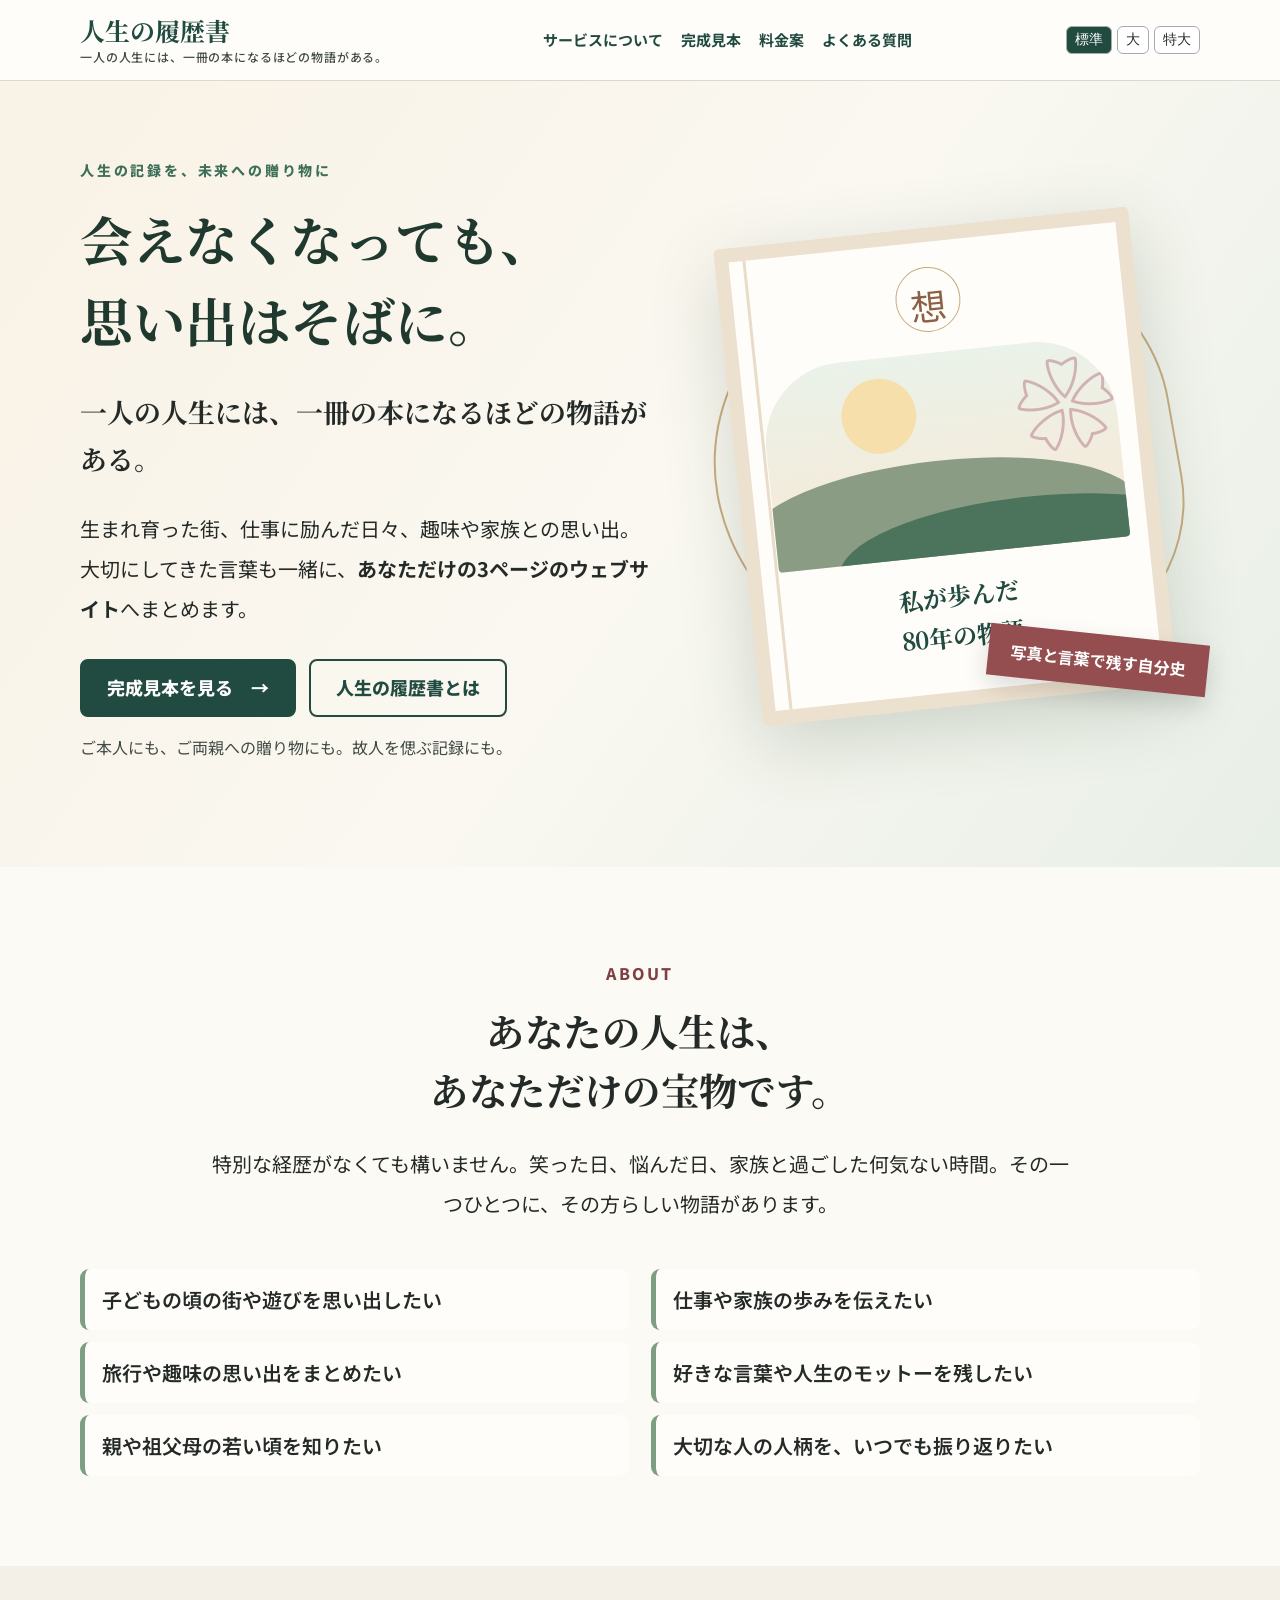
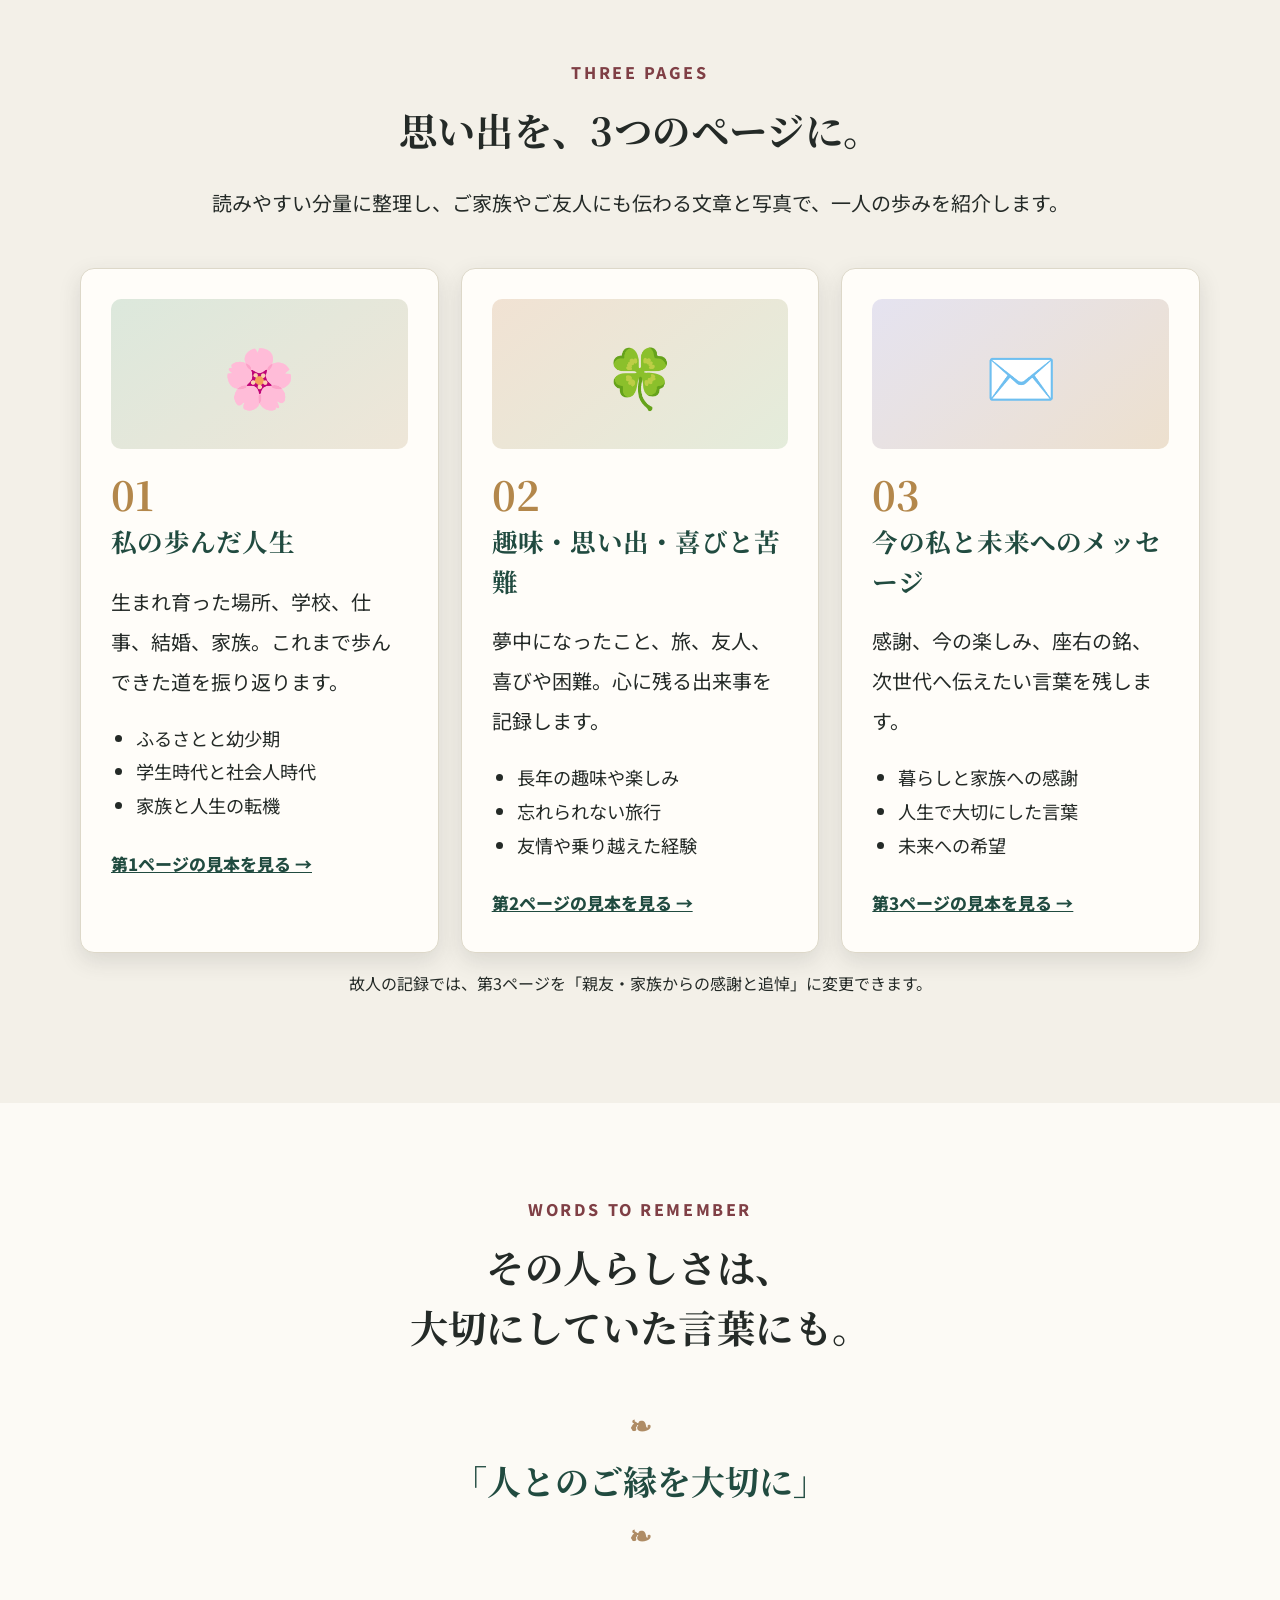
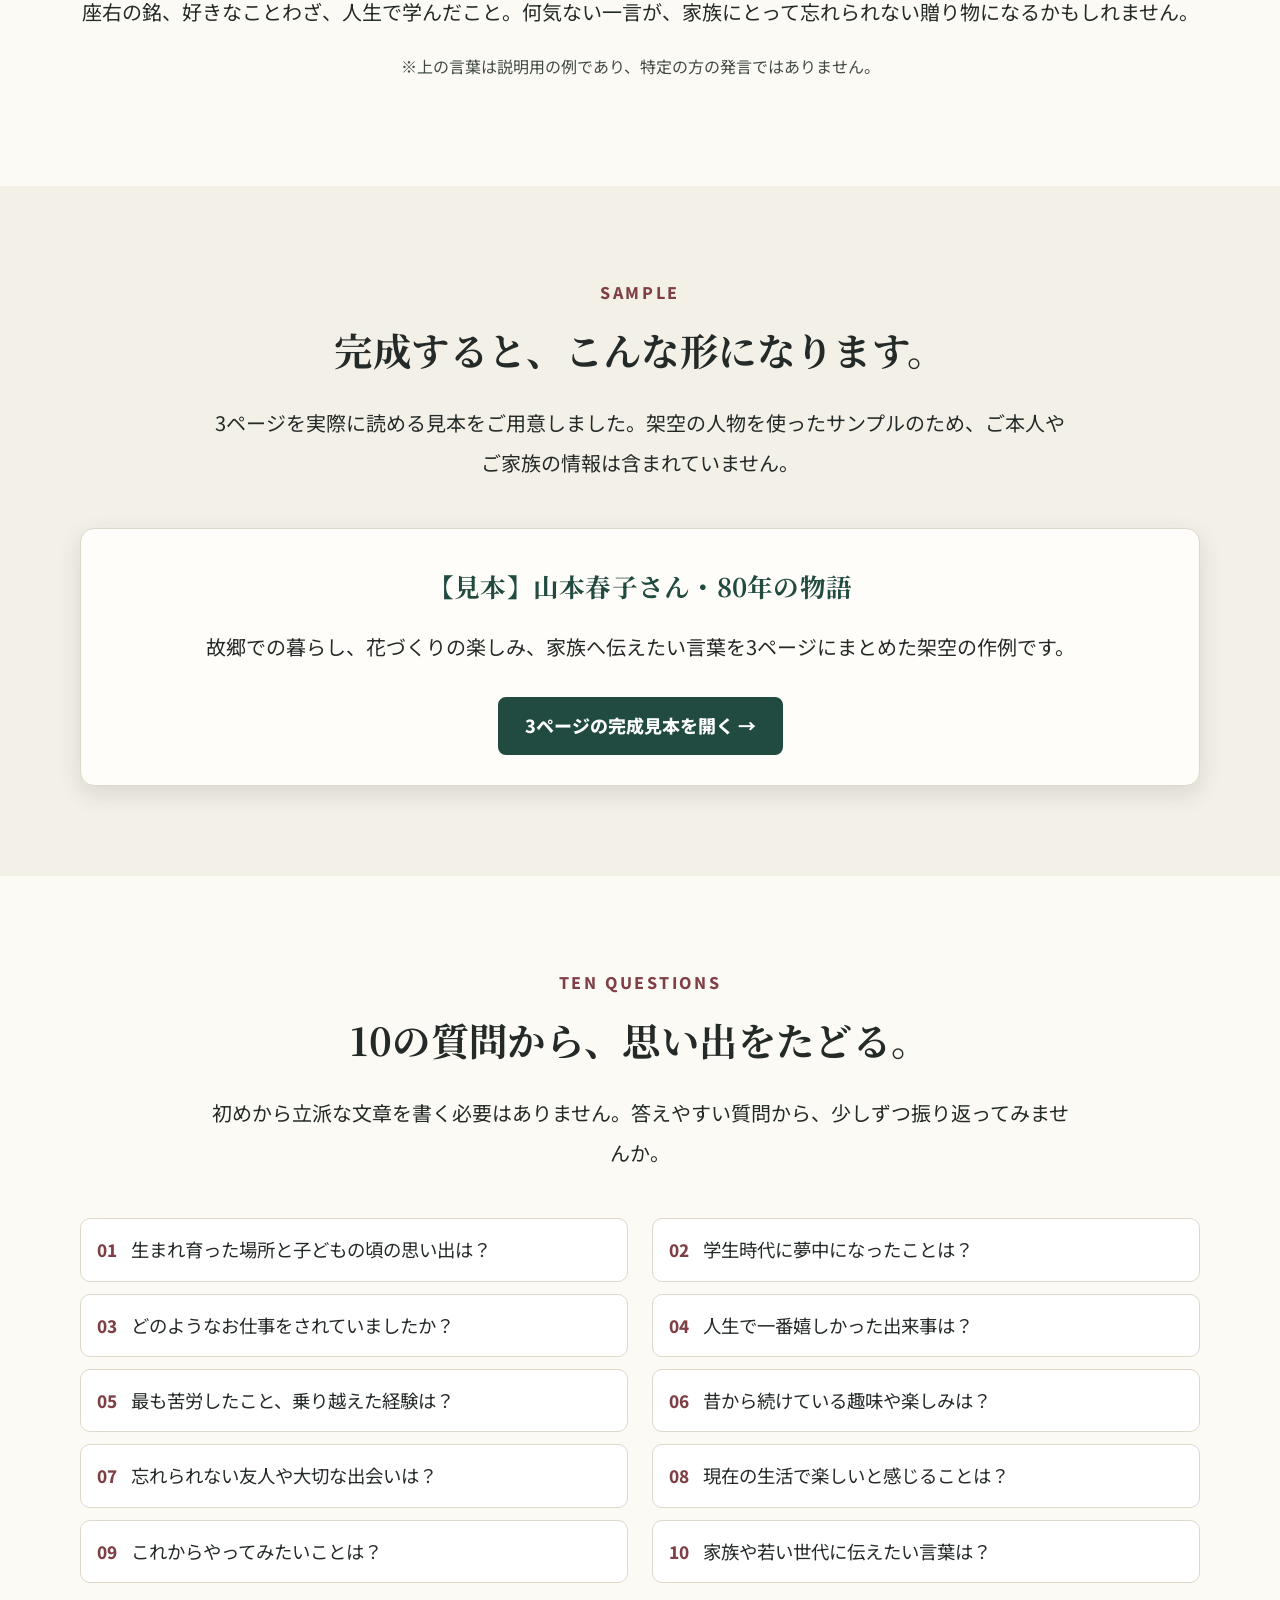
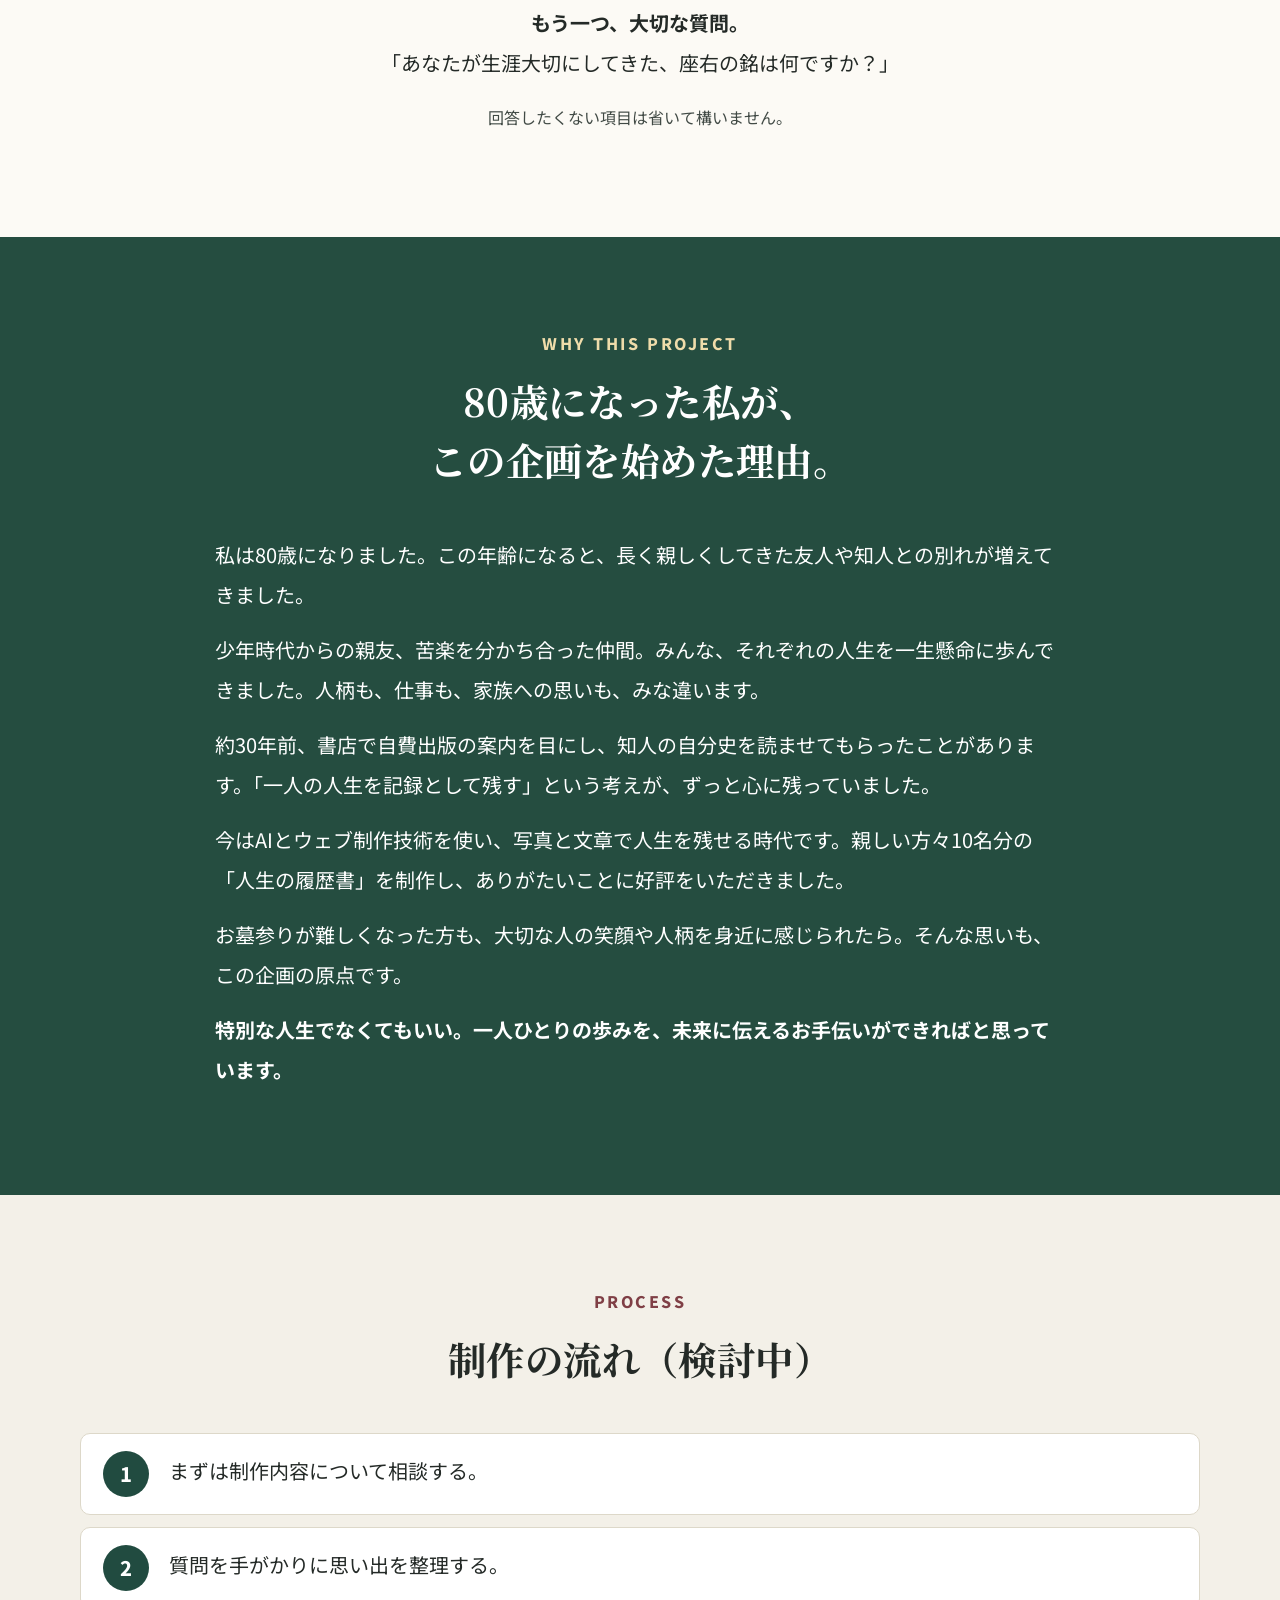
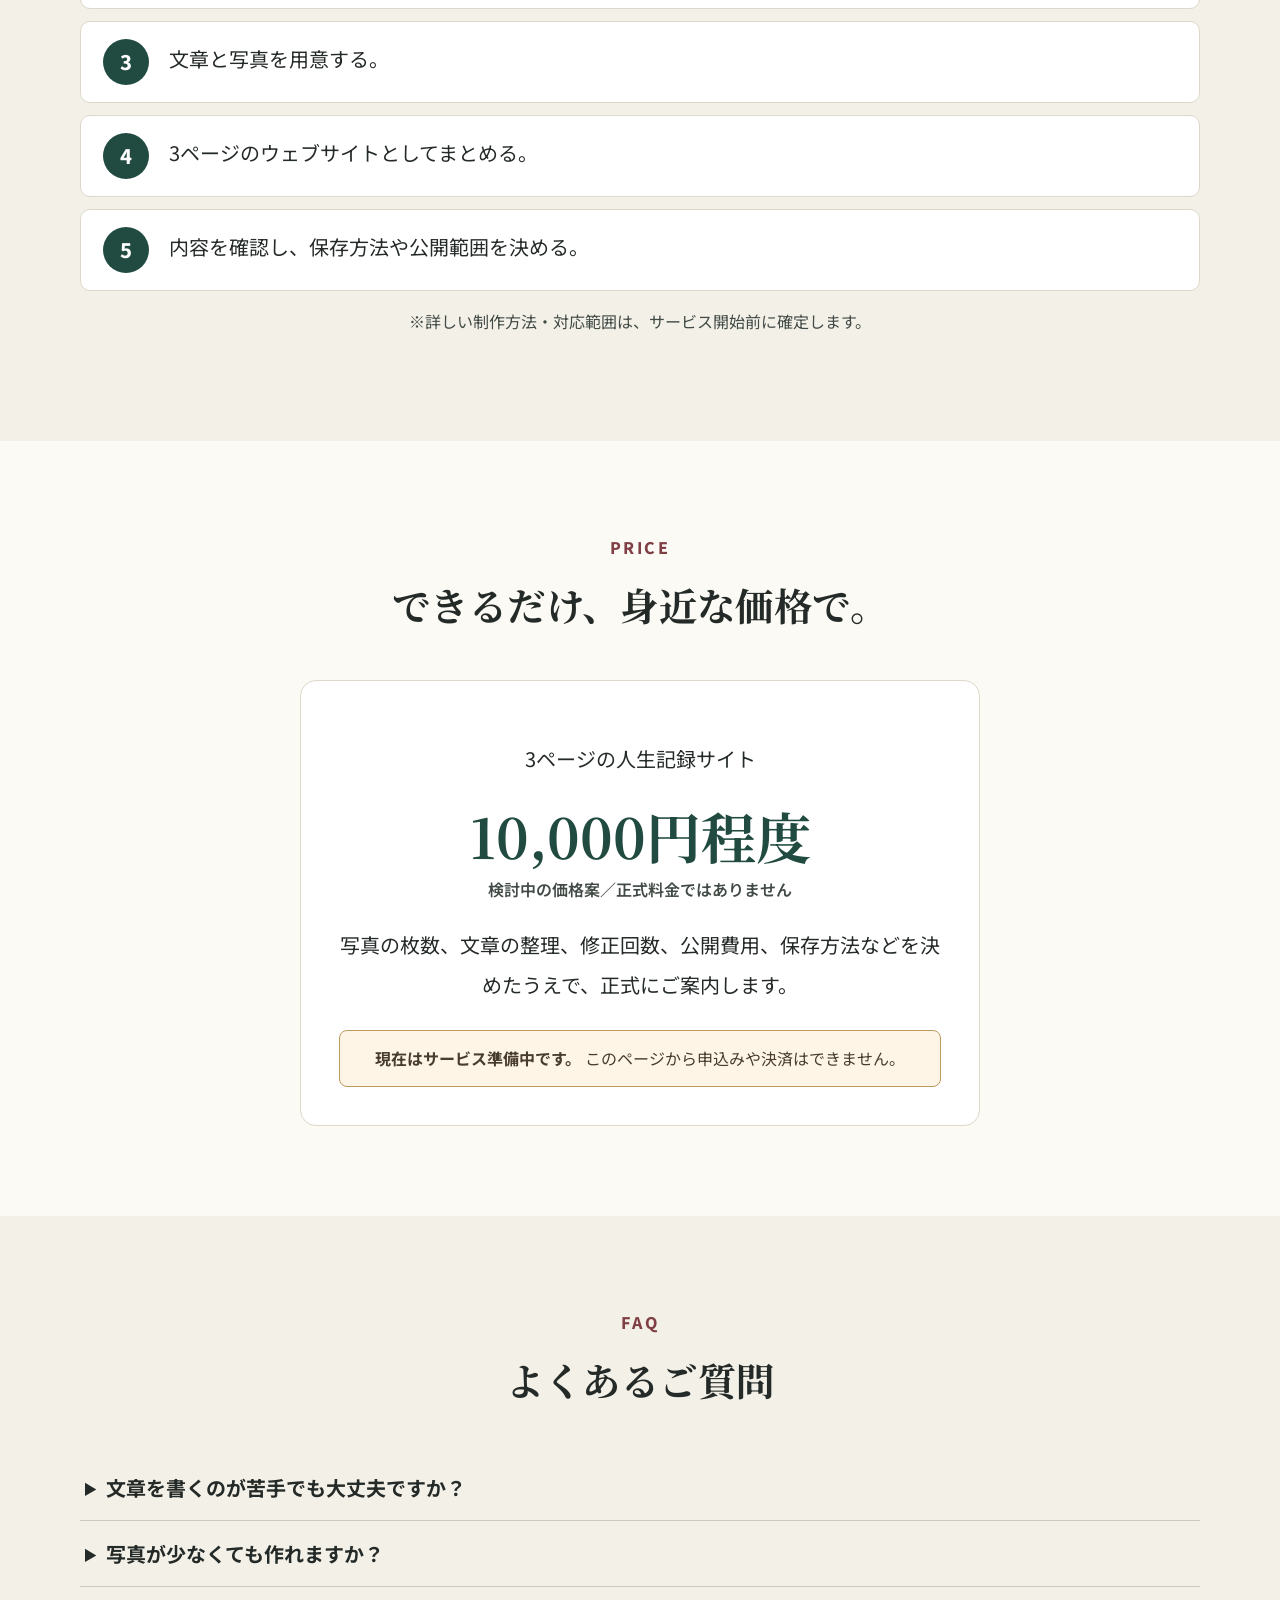
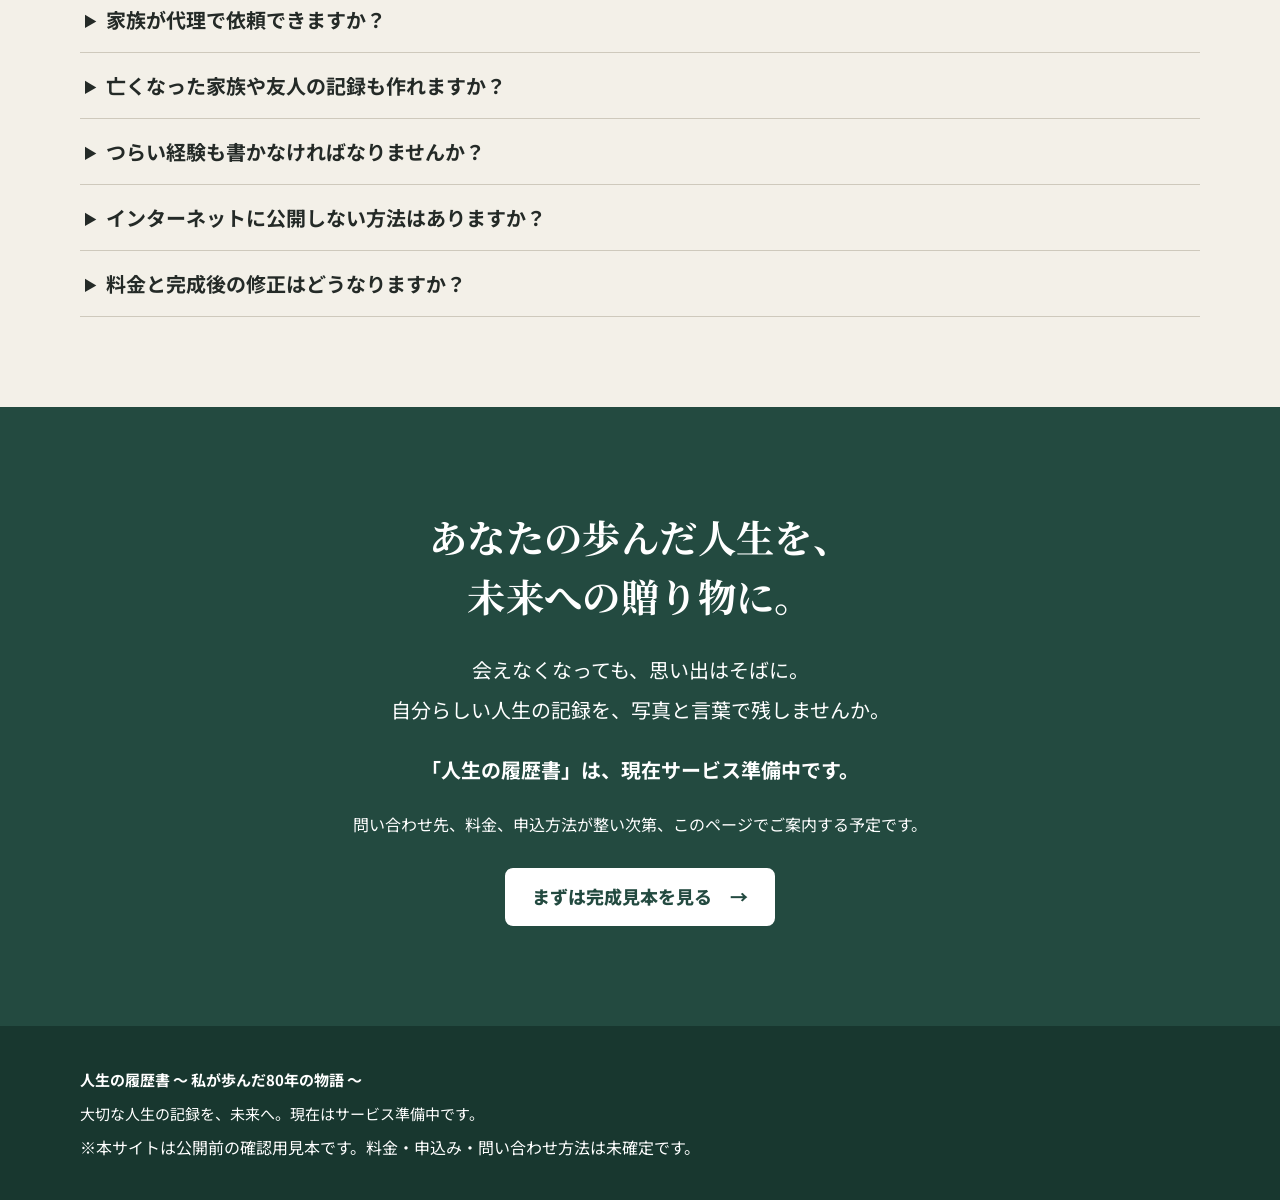
<file: index.html>
<!doctype html><html lang="ja"><head><meta charset="utf-8"><meta name="viewport" content="width=device-width,initial-scale=1"><meta name="robots" content="noindex,nofollow"><meta name="theme-color" content="#254d40"><title>人生の履歴書｜写真と言葉で残す3ページの自分史</title><meta name="description" content="人生の履歴書。生まれ育った場所、趣味、家族との思い出、座右の銘を3ページのウェブサイトに。現在サービス準備中です。"><link rel="stylesheet" href="assets/style.css"></head><body><a class="skip" href="#main">本文へ移動</a><header class="site-header"><div class="wrap header-flex"><a class="brand" href="index.html">人生の履歴書<small>一人の人生には、一冊の本になるほどの物語がある。</small></a><nav class="nav" aria-label="主な案内"><a href="index.html#about">サービスについて</a><a href="index.html#samples">完成見本</a><a href="index.html#price">料金案</a><a href="index.html#faq">よくある質問</a></nav><div class="size-controls" aria-label="文字サイズ"><button type="button" data-size="normal" aria-pressed="true">標準</button><button type="button" data-size="large">大</button><button type="button" data-size="xlarge">特大</button></div></div></header><main id="main"><section class="hero"><div class="wrap hero-grid"><div><div class="eyebrow">人生の記録を、未来への贈り物に</div><h1>会えなくなっても、<br>思い出はそばに。</h1><p class="lead">一人の人生には、一冊の本になるほどの物語がある。</p><p>生まれ育った街、仕事に励んだ日々、趣味や家族との思い出。大切にしてきた言葉も一緒に、<strong>あなただけの3ページのウェブサイト</strong>へまとめます。</p><div class="buttons"><a class="btn" href="#samples">完成見本を見る　→</a><a class="btn light" href="#about">人生の履歴書とは</a></div><p class="mini muted">ご本人にも、ご両親への贈り物にも。故人を偲ぶ記録にも。</p></div><div class="hero-art" role="img" aria-label="昔のアルバムをイメージした、桜と山並みを描いた装飾"><div class="art-book"><div class="art-seal">想</div><div class="art-sky"><div class="art-sun"></div><div class="art-hill"></div><div class="art-hill two"></div><div class="art-branch">❀</div></div><div class="art-caption">私が歩んだ<br>80年の物語</div></div><div class="ribbon">写真と言葉で残す自分史</div></div></div></section>
<section class="section" id="about"><div class="wrap"><div class="intro"><div class="kicker">ABOUT</div><h2>あなたの人生は、<br>あなただけの宝物です。</h2><p>特別な経歴がなくても構いません。笑った日、悩んだ日、家族と過ごした何気ない時間。その一つひとつに、その方らしい物語があります。</p></div><ul class="checklist"><li>子どもの頃の街や遊びを思い出したい</li><li>仕事や家族の歩みを伝えたい</li><li>旅行や趣味の思い出をまとめたい</li><li>好きな言葉や人生のモットーを残したい</li><li>親や祖父母の若い頃を知りたい</li><li>大切な人の人柄を、いつでも振り返りたい</li></ul></div></section>
<section class="section alt" id="structure"><div class="wrap"><div class="intro"><div class="kicker">THREE PAGES</div><h2>思い出を、3つのページに。</h2><p>読みやすい分量に整理し、ご家族やご友人にも伝わる文章と写真で、一人の歩みを紹介します。</p></div><div class="grid3"><article class="panel"><div class="card-top" aria-hidden="true">🌸</div><div class="num">01</div><h3>私の歩んだ人生</h3><p>生まれ育った場所、学校、仕事、結婚、家族。これまで歩んできた道を振り返ります。</p><ul class="cards-list"><li>ふるさとと幼少期</li><li>学生時代と社会人時代</li><li>家族と人生の転機</li></ul><a class="card-link" href="sample/index.html">第1ページの見本を見る →</a></article><article class="panel"><div class="card-top c2" aria-hidden="true">🍀</div><div class="num">02</div><h3>趣味・思い出・喜びと苦難</h3><p>夢中になったこと、旅、友人、喜びや困難。心に残る出来事を記録します。</p><ul class="cards-list"><li>長年の趣味や楽しみ</li><li>忘れられない旅行</li><li>友情や乗り越えた経験</li></ul><a class="card-link" href="sample/memories.html">第2ページの見本を見る →</a></article><article class="panel"><div class="card-top c3" aria-hidden="true">✉️</div><div class="num">03</div><h3>今の私と未来へのメッセージ</h3><p>感謝、今の楽しみ、座右の銘、次世代へ伝えたい言葉を残します。</p><ul class="cards-list"><li>暮らしと家族への感謝</li><li>人生で大切にした言葉</li><li>未来への希望</li></ul><a class="card-link" href="sample/message.html">第3ページの見本を見る →</a></article></div><p class="mini center">故人の記録では、第3ページを「親友・家族からの感謝と追悼」に変更できます。</p></div></section>
<section class="section" id="motto"><div class="wrap"><div class="intro"><div class="kicker">WORDS TO REMEMBER</div><h2>その人らしさは、<br>大切にしていた言葉にも。</h2></div><blockquote class="quote">「人とのご縁を大切に」</blockquote><p class="center">座右の銘、好きなことわざ、人生で学んだこと。何気ない一言が、家族にとって忘れられない贈り物になるかもしれません。</p><p class="center mini muted">※上の言葉は説明用の例であり、特定の方の発言ではありません。</p></div></section>
<section class="section alt" id="samples"><div class="wrap"><div class="intro"><div class="kicker">SAMPLE</div><h2>完成すると、こんな形になります。</h2><p>3ページを実際に読める見本をご用意しました。架空の人物を使ったサンプルのため、ご本人やご家族の情報は含まれていません。</p></div><div class="panel center"><h3>【見本】山本春子さん・80年の物語</h3><p>故郷での暮らし、花づくりの楽しみ、家族へ伝えたい言葉を3ページにまとめた架空の作例です。</p><div class="buttons" style="justify-content:center"><a class="btn" href="sample/index.html">3ページの完成見本を開く →</a></div></div></div></section>
<section class="section" id="questions"><div class="wrap"><div class="intro"><div class="kicker">TEN QUESTIONS</div><h2>10の質問から、思い出をたどる。</h2><p>初めから立派な文章を書く必要はありません。答えやすい質問から、少しずつ振り返ってみませんか。</p></div><div class="question-list"><div class="question">生まれ育った場所と子どもの頃の思い出は？</div><div class="question">学生時代に夢中になったことは？</div><div class="question">どのようなお仕事をされていましたか？</div><div class="question">人生で一番嬉しかった出来事は？</div><div class="question">最も苦労したこと、乗り越えた経験は？</div><div class="question">昔から続けている趣味や楽しみは？</div><div class="question">忘れられない友人や大切な出会いは？</div><div class="question">現在の生活で楽しいと感じることは？</div><div class="question">これからやってみたいことは？</div><div class="question">家族や若い世代に伝えたい言葉は？</div></div><p class="center"><strong>もう一つ、大切な質問。</strong><br>「あなたが生涯大切にしてきた、座右の銘は何ですか？」</p><p class="mini center muted">回答したくない項目は省いて構いません。</p></div></section>
<section class="section dark" id="why"><div class="wrap"><div class="intro"><div class="kicker">WHY THIS PROJECT</div><h2>80歳になった私が、<br>この企画を始めた理由。</h2></div><div class="founder"><p>私は80歳になりました。この年齢になると、長く親しくしてきた友人や知人との別れが増えてきました。</p><p>少年時代からの親友、苦楽を分かち合った仲間。みんな、それぞれの人生を一生懸命に歩んできました。人柄も、仕事も、家族への思いも、みな違います。</p><p>約30年前、書店で自費出版の案内を目にし、知人の自分史を読ませてもらったことがあります。「一人の人生を記録として残す」という考えが、ずっと心に残っていました。</p><p>今はAIとウェブ制作技術を使い、写真と文章で人生を残せる時代です。親しい方々10名分の「人生の履歴書」を制作し、ありがたいことに好評をいただきました。</p><p>お墓参りが難しくなった方も、大切な人の笑顔や人柄を身近に感じられたら。そんな思いも、この企画の原点です。</p><p><strong>特別な人生でなくてもいい。一人ひとりの歩みを、未来に伝えるお手伝いができればと思っています。</strong></p></div></div></section>
<section class="section alt" id="flow"><div class="wrap"><div class="intro"><div class="kicker">PROCESS</div><h2>制作の流れ（検討中）</h2></div><div class="steps"><div class="step">まずは制作内容について相談する。</div><div class="step">質問を手がかりに思い出を整理する。</div><div class="step">文章と写真を用意する。</div><div class="step">3ページのウェブサイトとしてまとめる。</div><div class="step">内容を確認し、保存方法や公開範囲を決める。</div></div><p class="mini center muted">※詳しい制作方法・対応範囲は、サービス開始前に確定します。</p></div></section>
<section class="section" id="price"><div class="wrap"><div class="intro"><div class="kicker">PRICE</div><h2>できるだけ、身近な価格で。</h2></div><div class="price"><p>3ページの人生記録サイト</p><div class="price-value">10,000円程度</div><small>検討中の価格案／正式料金ではありません</small><p>写真の枚数、文章の整理、修正回数、公開費用、保存方法などを決めたうえで、正式にご案内します。</p><div class="notice"><strong>現在はサービス準備中です。</strong> このページから申込みや決済はできません。</div></div></div></section>
<section class="section alt" id="faq"><div class="wrap"><div class="intro"><div class="kicker">FAQ</div><h2>よくあるご質問</h2></div><div class="faq"><details><summary>文章を書くのが苦手でも大丈夫ですか？</summary><p>10の質問を手がかりに思い出を整理する方式を検討しています。聞き取りや文章作成の対応範囲は今後決定します。</p></details><details><summary>写真が少なくても作れますか？</summary><p>写真の枚数に応じて構成を調整する予定です。必要枚数や編集範囲は未定です。</p></details><details><summary>家族が代理で依頼できますか？</summary><p>ご家族からの相談も想定していますが、ご本人の意思と同意を大切にします。</p></details><details><summary>亡くなった家族や友人の記録も作れますか？</summary><p>追悼のための記録も構想に含まれています。ご家族や権利関係者の承諾を得た内容に限定します。</p></details><details><summary>つらい経験も書かなければなりませんか？</summary><p>いいえ。残したい記憶や言葉を大切にします。書きたくないことは省けます。</p></details><details><summary>インターネットに公開しない方法はありますか？</summary><p>ファイルやPDFで手元に保存する方法も検討しています。家族だけで共有する場合は、公開範囲やセキュリティの仕組みを確認します。</p></details><details><summary>料金と完成後の修正はどうなりますか？</summary><p>1万円程度の価格案を検討中です。修正回数や維持管理を含め、正式な条件は未定です。</p></details></div></div></section>
<section class="final" id="contact"><div class="wrap"><h2>あなたの歩んだ人生を、<br>未来への贈り物に。</h2><p>会えなくなっても、思い出はそばに。<br>自分らしい人生の記録を、写真と言葉で残しませんか。</p><p><strong>「人生の履歴書」は、現在サービス準備中です。</strong></p><p class="mini">問い合わせ先、料金、申込方法が整い次第、このページでご案内する予定です。</p><div class="buttons" style="justify-content:center"><a class="btn" href="#samples">まずは完成見本を見る　→</a></div></div></section></main><footer class="footer"><div class="wrap"><p><strong>人生の履歴書 ～ 私が歩んだ80年の物語 ～</strong></p><p>大切な人生の記録を、未来へ。現在はサービス準備中です。</p><p class="mini">※本サイトは公開前の確認用見本です。料金・申込み・問い合わせ方法は未確定です。</p></div></footer><script src="assets/main.js"></script></body></html>
</file>
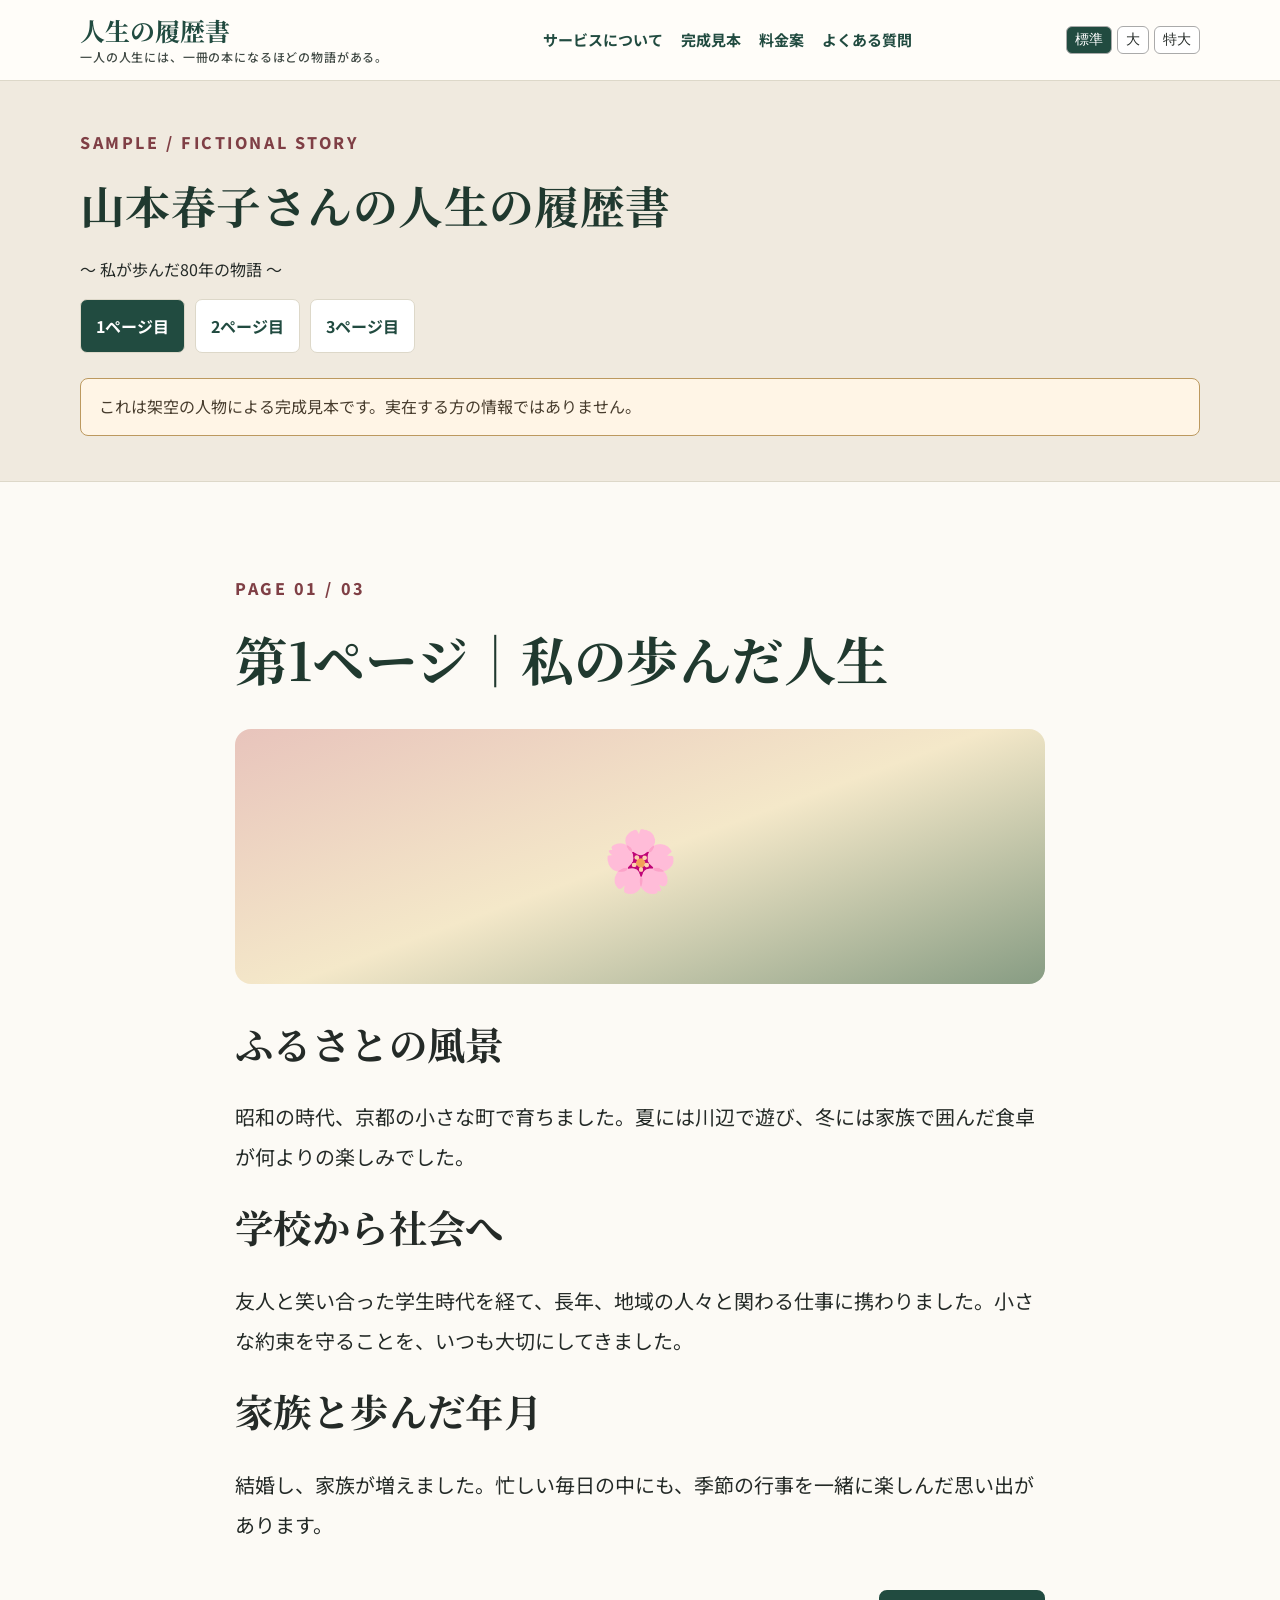
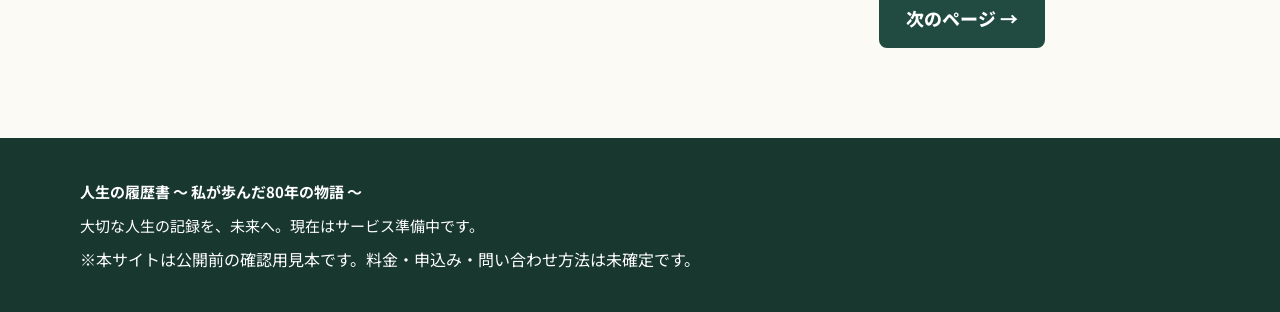
<file: sample/index.html>
<!doctype html><html lang="ja"><head><meta charset="utf-8"><meta name="viewport" content="width=device-width,initial-scale=1"><meta name="robots" content="noindex,nofollow"><meta name="theme-color" content="#254d40"><title>第1ページ｜私の歩んだ人生｜人生の履歴書・架空見本</title><meta name="description" content="架空の人物、山本春子さんの人生の履歴書・3ページの完成見本。"><link rel="stylesheet" href="../assets/style.css"></head><body><a class="skip" href="#main">本文へ移動</a><header class="site-header"><div class="wrap header-flex"><a class="brand" href="../index.html">人生の履歴書<small>一人の人生には、一冊の本になるほどの物語がある。</small></a><nav class="nav" aria-label="主な案内"><a href="../index.html#about">サービスについて</a><a href="../index.html#samples">完成見本</a><a href="../index.html#price">料金案</a><a href="../index.html#faq">よくある質問</a></nav><div class="size-controls" aria-label="文字サイズ"><button type="button" data-size="normal" aria-pressed="true">標準</button><button type="button" data-size="large">大</button><button type="button" data-size="xlarge">特大</button></div></div></header><main id="main"><div class="sample-header"><div class="wrap"><div class="kicker">SAMPLE / FICTIONAL STORY</div><h1 class="sample-title">山本春子さんの人生の履歴書</h1><p class="mini">～ 私が歩んだ80年の物語 ～</p><nav aria-label="見本のページ" class="sample-nav"><a href="index.html" aria-current="page">1ページ目</a><a href="memories.html" >2ページ目</a><a href="message.html" >3ページ目</a></nav><div class="notice">これは架空の人物による完成見本です。実在する方の情報ではありません。</div></div></div><div class="section"><article class="sample-text"><div class="kicker">PAGE 01 / 03</div><h1>第1ページ｜私の歩んだ人生</h1><div class="sample-visual c1" aria-label="ページの内容を象徴する装飾">🌸</div><section><h2>ふるさとの風景</h2><p>昭和の時代、京都の小さな町で育ちました。夏には川辺で遊び、冬には家族で囲んだ食卓が何よりの楽しみでした。</p></section><section><h2>学校から社会へ</h2><p>友人と笑い合った学生時代を経て、長年、地域の人々と関わる仕事に携わりました。小さな約束を守ることを、いつも大切にしてきました。</p></section><section><h2>家族と歩んだ年月</h2><p>結婚し、家族が増えました。忙しい毎日の中にも、季節の行事を一緒に楽しんだ思い出があります。</p></section><div class="sample-next"><span></span><a class="btn" href="memories.html">次のページ →</a></div></article></div></main><footer class="footer"><div class="wrap"><p><strong>人生の履歴書 ～ 私が歩んだ80年の物語 ～</strong></p><p>大切な人生の記録を、未来へ。現在はサービス準備中です。</p><p class="mini">※本サイトは公開前の確認用見本です。料金・申込み・問い合わせ方法は未確定です。</p></div></footer><script src="../assets/main.js"></script></body></html>
</file>
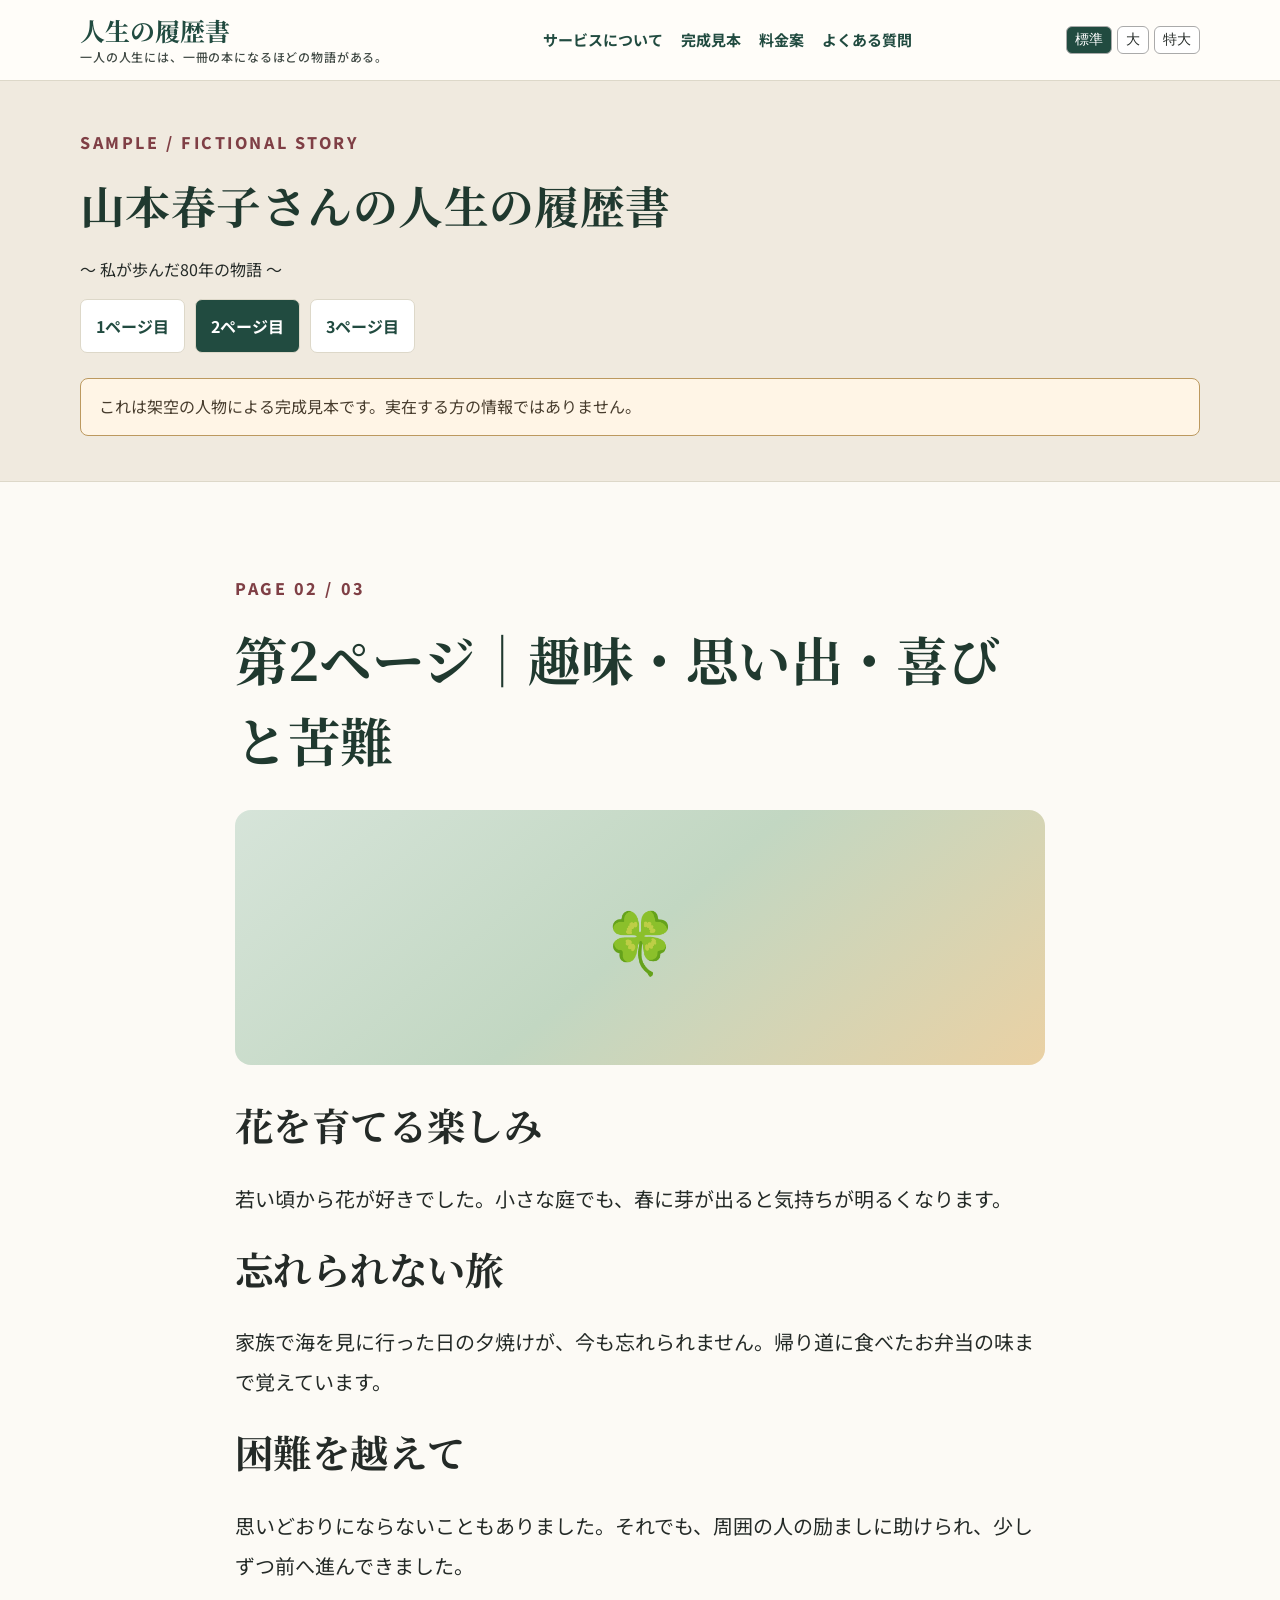
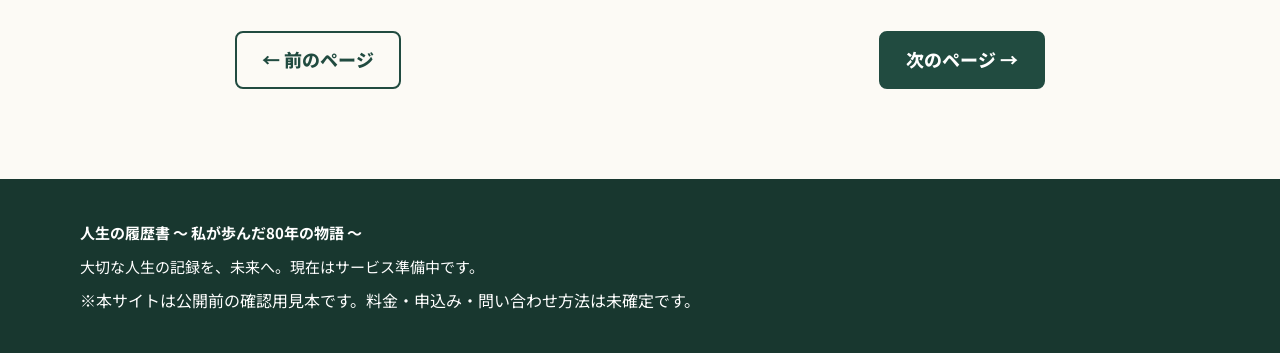
<file: sample/memories.html>
<!doctype html><html lang="ja"><head><meta charset="utf-8"><meta name="viewport" content="width=device-width,initial-scale=1"><meta name="robots" content="noindex,nofollow"><meta name="theme-color" content="#254d40"><title>第2ページ｜趣味・思い出・喜びと苦難｜人生の履歴書・架空見本</title><meta name="description" content="架空の人物、山本春子さんの人生の履歴書・3ページの完成見本。"><link rel="stylesheet" href="../assets/style.css"></head><body><a class="skip" href="#main">本文へ移動</a><header class="site-header"><div class="wrap header-flex"><a class="brand" href="../index.html">人生の履歴書<small>一人の人生には、一冊の本になるほどの物語がある。</small></a><nav class="nav" aria-label="主な案内"><a href="../index.html#about">サービスについて</a><a href="../index.html#samples">完成見本</a><a href="../index.html#price">料金案</a><a href="../index.html#faq">よくある質問</a></nav><div class="size-controls" aria-label="文字サイズ"><button type="button" data-size="normal" aria-pressed="true">標準</button><button type="button" data-size="large">大</button><button type="button" data-size="xlarge">特大</button></div></div></header><main id="main"><div class="sample-header"><div class="wrap"><div class="kicker">SAMPLE / FICTIONAL STORY</div><h1 class="sample-title">山本春子さんの人生の履歴書</h1><p class="mini">～ 私が歩んだ80年の物語 ～</p><nav aria-label="見本のページ" class="sample-nav"><a href="index.html" >1ページ目</a><a href="memories.html" aria-current="page">2ページ目</a><a href="message.html" >3ページ目</a></nav><div class="notice">これは架空の人物による完成見本です。実在する方の情報ではありません。</div></div></div><div class="section"><article class="sample-text"><div class="kicker">PAGE 02 / 03</div><h1>第2ページ｜趣味・思い出・喜びと苦難</h1><div class="sample-visual c2" aria-label="ページの内容を象徴する装飾">🍀</div><section><h2>花を育てる楽しみ</h2><p>若い頃から花が好きでした。小さな庭でも、春に芽が出ると気持ちが明るくなります。</p></section><section><h2>忘れられない旅</h2><p>家族で海を見に行った日の夕焼けが、今も忘れられません。帰り道に食べたお弁当の味まで覚えています。</p></section><section><h2>困難を越えて</h2><p>思いどおりにならないこともありました。それでも、周囲の人の励ましに助けられ、少しずつ前へ進んできました。</p></section><div class="sample-next"><a class="btn light" href="index.html">← 前のページ</a><a class="btn" href="message.html">次のページ →</a></div></article></div></main><footer class="footer"><div class="wrap"><p><strong>人生の履歴書 ～ 私が歩んだ80年の物語 ～</strong></p><p>大切な人生の記録を、未来へ。現在はサービス準備中です。</p><p class="mini">※本サイトは公開前の確認用見本です。料金・申込み・問い合わせ方法は未確定です。</p></div></footer><script src="../assets/main.js"></script></body></html>
</file>
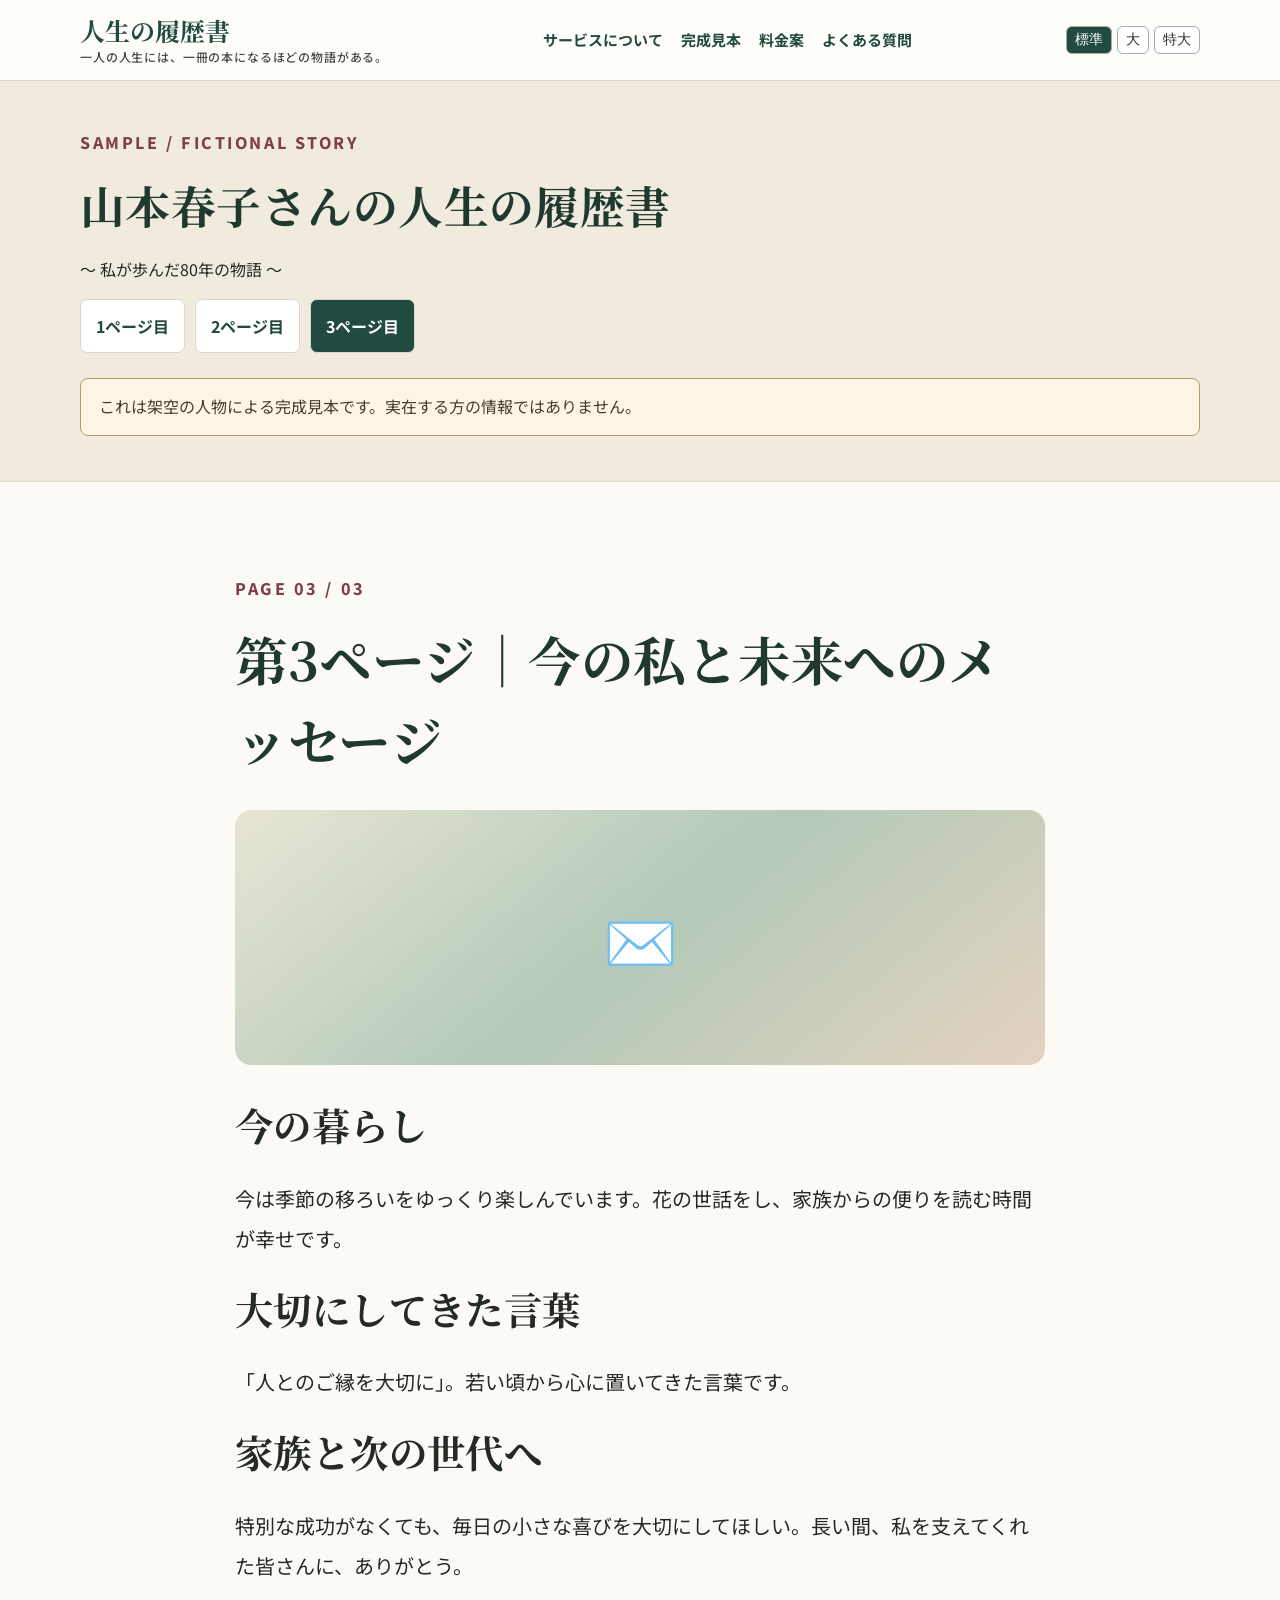
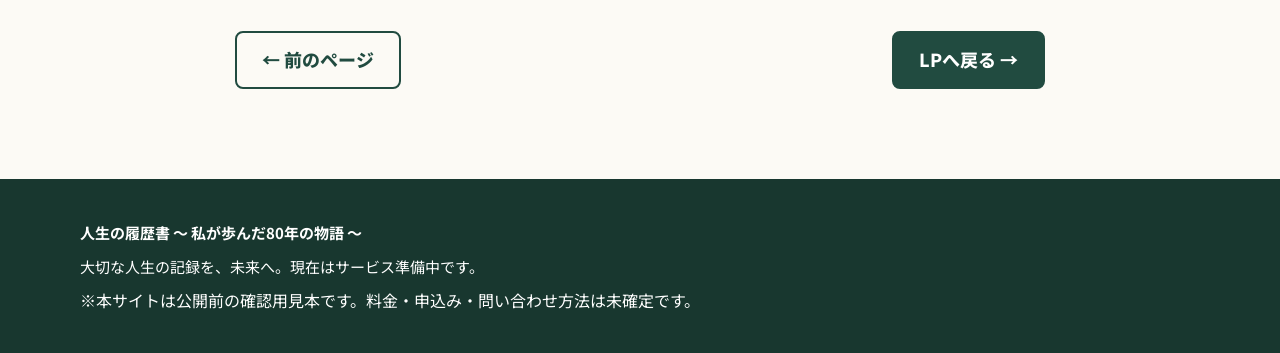
<file: sample/message.html>
<!doctype html><html lang="ja"><head><meta charset="utf-8"><meta name="viewport" content="width=device-width,initial-scale=1"><meta name="robots" content="noindex,nofollow"><meta name="theme-color" content="#254d40"><title>第3ページ｜今の私と未来へのメッセージ｜人生の履歴書・架空見本</title><meta name="description" content="架空の人物、山本春子さんの人生の履歴書・3ページの完成見本。"><link rel="stylesheet" href="../assets/style.css"></head><body><a class="skip" href="#main">本文へ移動</a><header class="site-header"><div class="wrap header-flex"><a class="brand" href="../index.html">人生の履歴書<small>一人の人生には、一冊の本になるほどの物語がある。</small></a><nav class="nav" aria-label="主な案内"><a href="../index.html#about">サービスについて</a><a href="../index.html#samples">完成見本</a><a href="../index.html#price">料金案</a><a href="../index.html#faq">よくある質問</a></nav><div class="size-controls" aria-label="文字サイズ"><button type="button" data-size="normal" aria-pressed="true">標準</button><button type="button" data-size="large">大</button><button type="button" data-size="xlarge">特大</button></div></div></header><main id="main"><div class="sample-header"><div class="wrap"><div class="kicker">SAMPLE / FICTIONAL STORY</div><h1 class="sample-title">山本春子さんの人生の履歴書</h1><p class="mini">～ 私が歩んだ80年の物語 ～</p><nav aria-label="見本のページ" class="sample-nav"><a href="index.html" >1ページ目</a><a href="memories.html" >2ページ目</a><a href="message.html" aria-current="page">3ページ目</a></nav><div class="notice">これは架空の人物による完成見本です。実在する方の情報ではありません。</div></div></div><div class="section"><article class="sample-text"><div class="kicker">PAGE 03 / 03</div><h1>第3ページ｜今の私と未来へのメッセージ</h1><div class="sample-visual c3" aria-label="ページの内容を象徴する装飾">✉️</div><section><h2>今の暮らし</h2><p>今は季節の移ろいをゆっくり楽しんでいます。花の世話をし、家族からの便りを読む時間が幸せです。</p></section><section><h2>大切にしてきた言葉</h2><p>「人とのご縁を大切に」。若い頃から心に置いてきた言葉です。</p></section><section><h2>家族と次の世代へ</h2><p>特別な成功がなくても、毎日の小さな喜びを大切にしてほしい。長い間、私を支えてくれた皆さんに、ありがとう。</p></section><div class="sample-next"><a class="btn light" href="memories.html">← 前のページ</a><a class="btn" href="../index.html#samples">LPへ戻る →</a></div></article></div></main><footer class="footer"><div class="wrap"><p><strong>人生の履歴書 ～ 私が歩んだ80年の物語 ～</strong></p><p>大切な人生の記録を、未来へ。現在はサービス準備中です。</p><p class="mini">※本サイトは公開前の確認用見本です。料金・申込み・問い合わせ方法は未確定です。</p></div></footer><script src="../assets/main.js"></script></body></html>
</file>
<file: assets/style.css>
@import url('https://fonts.googleapis.com/css2?family=Noto+Sans+JP:wght@400;500;600;700;800&family=Noto+Serif+JP:wght@500;600;700&display=swap');
:root{--ink:#242a27;--muted:#414a45;--forest:#214b40;--leaf:#3b6f57;--cream:#fcfaf5;--sand:#f2ecdf;--line:#ddd8c9;--gold:#b3874b;--accent:#7f3f45;--text-size:20px;--leading:2.0}*{box-sizing:border-box}html{scroll-behavior:smooth;scroll-padding-top:90px}body{margin:0;background:var(--cream);color:var(--ink);font-family:'Noto Sans JP','Yu Gothic',Meiryo,sans-serif;font-size:var(--text-size);line-height:var(--leading)}body.large{--text-size:23px}body.xlarge{--text-size:26px}a{color:var(--forest)}a:focus-visible,button:focus-visible,summary:focus-visible{outline:4px solid #e89b39;outline-offset:3px}a:hover{text-decoration-thickness:2px}img{max-width:100%}.wrap{width:min(1120px,calc(100% - 40px));margin:auto}.skip{position:absolute;top:-100px;left:16px;background:#fff;padding:8px;z-index:20}.skip:focus{top:10px}.site-header{background:#fffdf9ed;border-bottom:1px solid var(--line);position:sticky;top:0;z-index:10;backdrop-filter:blur(12px)}.header-flex{display:flex;align-items:center;justify-content:space-between;gap:22px;min-height:80px}.brand{text-decoration:none;color:var(--forest);font-size:clamp(19px,2.2vw,25px);font-family:'Noto Serif JP',serif;font-weight:700;line-height:1.35}.brand small{display:block;color:var(--muted);font:500 12px/1.6 'Noto Sans JP',sans-serif;letter-spacing:.07em}.nav{display:flex;align-items:center;gap:18px;flex-wrap:wrap}.nav a{font-size:15px;font-weight:700;text-decoration:none;white-space:nowrap}.size-controls{display:flex;gap:5px;align-items:center}.size-controls button{background:#fff;border:1px solid #aaa;border-radius:6px;cursor:pointer;padding:4px 8px;font-size:14px;color:var(--ink)}.size-controls button[aria-pressed='true']{background:var(--forest);color:white}.hero{background:linear-gradient(125deg,#f9f2e6 3%,#faf8f1 52%,#e8efe7);position:relative;overflow:hidden}.hero-grid{min-height:630px;display:grid;grid-template-columns:1.06fr .94fr;align-items:center;gap:38px;padding:75px 0 90px}.eyebrow{font-weight:800;font-size:14px;letter-spacing:.2em;color:var(--leaf)}h1,h2,h3{font-family:'Noto Serif JP','Yu Mincho',serif;line-height:1.55;letter-spacing:.01em}h1{font-size:clamp(36px,4.1vw,58px);margin:14px 0 20px;color:#20392f}h2{font-size:clamp(28px,3vw,40px);margin:0 0 24px}h3{font-size:clamp(23px,2vw,29px);margin:8px 0 12px}.lead{font-size:clamp(21px,2.1vw,27px);font-family:'Noto Serif JP',serif;font-weight:700;line-height:1.75}.hero p{max-width:620px}.buttons{display:flex;gap:13px;flex-wrap:wrap;margin:30px 0 0}.btn{display:inline-flex;align-items:center;justify-content:center;min-height:58px;padding:12px 25px;border-radius:8px;background:var(--forest);color:#fff;font-size:18px;font-weight:800;text-decoration:none;border:2px solid var(--forest);line-height:1.3}.btn.light{background:transparent;color:var(--forest)}.btn:hover{filter:brightness(1.1)}.hero-art{position:relative;min-height:470px;display:grid;place-items:center}.hero-art:before{content:'';position:absolute;width:90%;height:88%;border:2px solid #c9ac80;border-radius:52% 48% 42% 58%;transform:rotate(-10deg)}.art-book{width:82%;background:#fffdfa;box-shadow:0 20px 70px #394f3933;border:14px solid #ece0ce;border-radius:5px;transform:rotate(-6deg);aspect-ratio: .87;display:flex;flex-direction:column;justify-content:space-between;align-items:center;padding:25px 18px 35px;position:relative}.art-book:after{content:'';position:absolute;left:14px;top:0;bottom:0;border-left:3px solid #e9dcc8}.art-seal{border:1px solid #c6aa7c;border-radius:50%;width:65px;height:65px;display:grid;place-items:center;color:#8c6044;font-size:36px}.art-sky{width:100%;height:52%;background:linear-gradient(#eaf2e9,#f8e8d5);position:relative;overflow:hidden;border-radius:80px 80px 4px 4px}.art-sun{position:absolute;top:20px;left:22%;width:75px;height:75px;background:#f6dfab;border-radius:50%}.art-hill{position:absolute;bottom:-25px;width:110%;height:120px;background:#8a9d84;border-radius:50% 50% 0 0;left:-7%}.art-hill.two{background:#4c735b;bottom:-70px;left:17%}.art-branch{position:absolute;right:0;top:10px;font-size:100px;color:#bd8994;opacity:.6;line-height:1}.art-caption{font:700 24px/1.7 'Noto Serif JP',serif;text-align:center;color:var(--forest)}.ribbon{position:absolute;bottom:20px;right:-8px;background:#954e50;color:#fff;padding:10px 22px;transform:rotate(6deg);font-size:16px;font-weight:700;box-shadow:0 10px 25px #0002}.section{padding:90px 0}.section.alt{background:#f3f0e8}.section.dark{background:#254d40;color:white}.center{text-align:center}.intro{max-width:860px;margin:0 auto 45px;text-align:center}.kicker{color:var(--accent);font-size:16px;font-weight:800;letter-spacing:.16em;margin-bottom:12px}.dark .kicker{color:#efdcaa}.grid3{display:grid;grid-template-columns:repeat(3,minmax(0,1fr));gap:22px}.grid2{display:grid;grid-template-columns:repeat(2,minmax(0,1fr));gap:22px}.panel{background:#fffdf9;padding:30px;border:1px solid var(--line);border-radius:14px;box-shadow:0 8px 22px #3332}.panel h3{color:var(--forest)}.checklist{display:grid;grid-template-columns:1fr 1fr;gap:12px 22px;padding:0;margin:0;list-style:none}.checklist li{background:#fffdf9;border-radius:9px;padding:14px 17px;border-left:5px solid #7e9e83;font-weight:600;line-height:1.65}.num{font:700 40px/1 'Noto Serif JP',serif;color:var(--gold)}.card-top{height:150px;background:linear-gradient(145deg,#dce8dc,#eee6d8);border-radius:10px;display:grid;place-items:center;margin-bottom:25px;font-size:58px}.card-top.c2{background:linear-gradient(140deg,#f1e2d3,#e4ecdb)}.card-top.c3{background:linear-gradient(140deg,#e5e3f0,#ede0ce)}.cards-list{margin:10px 0 20px;padding-left:1.4em;font-size:.91em;line-height:1.85}.card-link{font-weight:800;font-size:17px}.quote{font:700 clamp(23px,2.7vw,34px)/1.8 'Noto Serif JP',serif;text-align:center;color:var(--forest);border-left:0;margin:0 auto 32px;max-width:850px}.quote:before,.quote:after{content:'❧';display:block;color:#af8c65;font-size:27px}.question-list{counter-reset:q;display:grid;grid-template-columns:1fr 1fr;gap:12px 24px}.question{background:#fff;padding:15px 16px;border-radius:10px;border:1px solid var(--line);display:flex;gap:14px;align-items:baseline;font-size:.92em;line-height:1.7}.question:before{counter-increment:q;content:counter(q,decimal-leading-zero);color:var(--accent);font-size:17px;font-weight:800}.founder{max-width:850px;margin:auto}.founder p{margin:15px 0}.steps{counter-reset:step}.step{display:flex;gap:20px;align-items:flex-start;background:#fff;padding:17px 22px;border-radius:10px;border:1px solid var(--line);margin-bottom:12px}.step:before{counter-increment:step;content:counter(step);display:grid;place-items:center;flex:0 0 46px;height:46px;background:var(--forest);color:white;border-radius:50%;font-weight:800}.price{max-width:680px;margin:auto;background:#fff;text-align:center;padding:38px;border-radius:16px;border:1px solid var(--line)}.price-value{font:700 clamp(35px,5vw,55px)/1.35 'Noto Serif JP',serif;color:var(--forest)}.price small{display:block;font-size:16px;color:var(--muted);font-weight:600}.notice{background:#fff5e6;border:1px solid #bc995f;color:#473c2d;border-radius:8px;padding:14px 18px;font-size:16px;line-height:1.7;margin-top:25px}.faq details{border-bottom:1px solid #cec9bc;padding:16px 5px}.faq summary{font-size:20px;font-weight:700;cursor:pointer;line-height:1.65}.faq p{margin:12px 0 5px}.final{text-align:center;padding:100px 0;background:#234a40;color:#fff}.final h2{color:#fff}.final .btn{background:#fff;color:#234a40;border-color:white}.footer{background:#18372f;color:white;padding:35px 0;font-size:15px}.footer p{margin:4px 0}.footnav a{color:white;margin-right:15px}.mini{font-size:16px;line-height:1.75}.sample-header{background:#f0eadf;padding:45px 0;border-bottom:1px solid var(--line)}.sample-title{font-size:clamp(32px,3.5vw,46px);margin:8px 0}.sample-nav{display:flex;gap:10px;flex-wrap:wrap}.sample-nav a{font-size:16px;background:#fff;border:1px solid var(--line);padding:10px 15px;text-decoration:none;border-radius:7px;font-weight:700}.sample-nav a[aria-current=page]{background:var(--forest);color:white}.sample-text{max-width:810px;margin:auto}.sample-text p{margin:20px 0}.sample-visual{height:255px;border-radius:16px;background:linear-gradient(160deg,#e8c4bc,#f4e8c9 50%,#879c83);display:grid;place-items:center;color:#284539;font-size:60px;margin:30px auto}.sample-visual.c2{background:linear-gradient(140deg,#d6e4d9,#c2d7c2,#ead1a4)}.sample-visual.c3{background:linear-gradient(140deg,#e7e5d5,#b3c9b9,#e4d2bf)}.sample-next{display:flex;justify-content:space-between;gap:12px;flex-wrap:wrap;margin-top:45px}.mark{background:#e7f0e8;padding:2px 6px;border-radius:5px}.muted{color:var(--muted)}@media(max-width:900px){.header-flex{align-items:flex-start;padding:12px 0;flex-direction:column}.nav{gap:12px}.hero-grid{grid-template-columns:1fr;padding:60px 0}.hero-art{min-height:340px}.art-book{height:330px;width:280px}.art-caption{font-size:18px}.grid3{grid-template-columns:1fr}.grid2,.checklist,.question-list{grid-template-columns:1fr}.section{padding:65px 0}.nav a{font-size:14px}}@media(max-width:520px){.wrap{width:min(100% - 30px,1120px)}.hero-grid{gap:10px}.hero-art{min-height:310px}.panel{padding:24px}.btn{width:100%}.nav{gap:10px}.art-book{width:250px;height:290px}.ribbon{font-size:14px;right:10px}.section{padding:56px 0}.price{padding:24px}.sample-next .btn{width:100%}}@media print{.site-header,.buttons,.nav,.sample-next,.footer,.size-controls{display:none!important}.section{padding:25px 0}body{font-size:15px;line-height:1.7}.panel{box-shadow:none;break-inside:avoid}.hero-grid{display:block;min-height:auto}.hero-art{display:none}a{color:inherit;text-decoration:none}}
</file>
